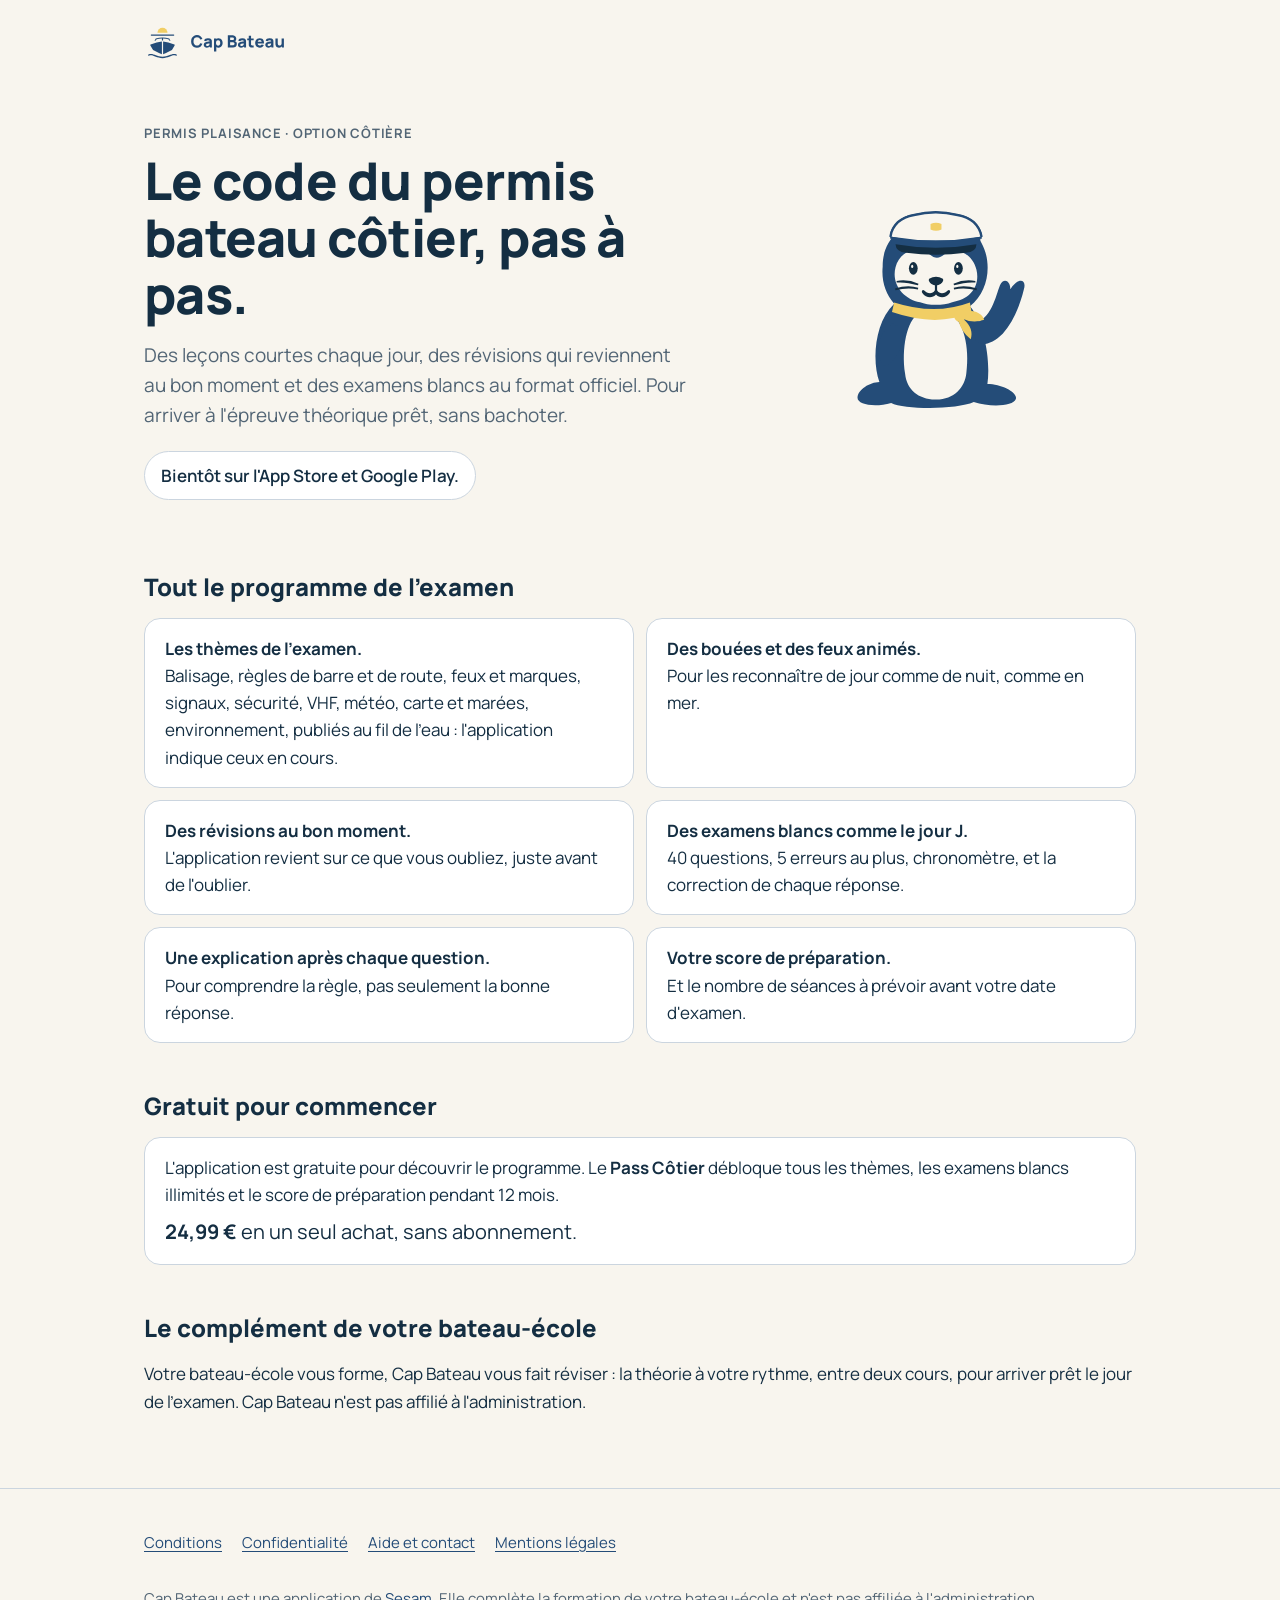
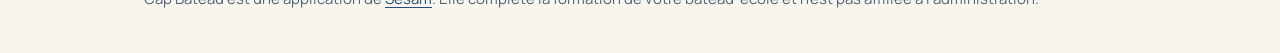
<file: index.html>
<!DOCTYPE html>
<html lang="fr">
<head>
  <meta name="sesam-release" content="8bdd0d73d88e6290434fba42bfa0335a603aed18">
  <meta charset="utf-8">
  <meta name="viewport" content="width=device-width, initial-scale=1">
  <title>Cap Bateau — Le code du permis bateau côtier</title>
  <meta name="description" content="Révisez le code du permis bateau option côtière à votre rythme : leçons courtes, révisions au bon moment et examens blancs au format officiel.">
  <link rel="canonical" href="https://capbateau.sesamlabs.fr/">
  <meta name="theme-color" media="(prefers-color-scheme: light)" content="#F8F5EE">
  <meta name="theme-color" media="(prefers-color-scheme: dark)" content="#102536">
  <meta property="og:type" content="website">
  <meta property="og:site_name" content="Cap Bateau">
  <meta property="og:locale" content="fr_FR">
  <meta property="og:title" content="Cap Bateau — Le code du permis bateau côtier, pas à pas">
  <meta property="og:description" content="Leçons courtes, révisions au bon moment et examens blancs au format officiel pour préparer l'épreuve théorique.">
  <meta property="og:url" content="https://capbateau.sesamlabs.fr/">
  <meta property="og:image" content="https://capbateau.sesamlabs.fr/assets/og.png">
  <meta property="og:image:width" content="1200">
  <meta property="og:image:height" content="630">
  <meta property="og:image:alt" content="Cap Bateau, le code du permis bateau côtier pas à pas.">
  <meta name="twitter:card" content="summary_large_image">
  <link rel="icon" href="/assets/favicon-32.png" type="image/png" sizes="32x32">
  <link rel="apple-touch-icon" href="/assets/apple-touch-icon.png">
  <link rel="preload" href="/fonts/Manrope-Variable.woff2" as="font" type="font/woff2" crossorigin>
  <link rel="stylesheet" href="/styles.css">
  <script type="application/ld+json">
  {
    "@context": "https://schema.org",
    "@type": "MobileApplication",
    "name": "Cap Bateau",
    "url": "https://capbateau.sesamlabs.fr/",
    "applicationCategory": "EducationalApplication",
    "operatingSystem": "iOS, Android",
    "inLanguage": "fr",
    "publisher": { "@type": "Organization", "name": "Sesam", "url": "https://sesamlabs.fr/" },
    "offers": { "@type": "Offer", "price": "24.99", "priceCurrency": "EUR" }
  }
  </script>
</head>
<body>
  <a class="skip-link" href="#main">Aller au contenu</a>
  <header class="site-header">
    <div class="wrap">
      <a class="brand" href="/" aria-label="Cap Bateau, accueil">
        <picture>
          <source srcset="/assets/wordmark-dark.svg" media="(prefers-color-scheme: dark)">
          <img src="/assets/wordmark.svg" alt="" width="156" height="40">
        </picture>
      </a>
    </div>
  </header>

  <main id="main">
    <section class="hero">
      <div class="wrap hero-grid">
        <div>
          <p class="eyebrow">Permis plaisance · option côtière</p>
          <h1>Le code du permis bateau côtier, pas à pas.</h1>
          <p class="lede">Des leçons courtes chaque jour, des révisions qui reviennent au bon moment et des examens blancs au format officiel. Pour arriver à l'épreuve théorique prêt, sans bachoter.</p>
          <p class="availability">Bientôt sur l'App Store et Google Play.</p>
        </div>
        <picture class="hero-art">
          <source srcset="/assets/mascot-welcome-dark.svg" media="(prefers-color-scheme: dark)">
          <img src="/assets/mascot-welcome.svg" alt="Cap, le phoque capitaine de l'application, vous souhaite la bienvenue." width="280" height="280">
        </picture>
      </div>
    </section>

    <section class="wrap section" aria-labelledby="contenu">
      <h2 id="contenu">Tout le programme de l'examen</h2>
      <ul class="features">
        <li><strong>Les thèmes de l'examen.</strong> Balisage, règles de barre et de route, feux et marques, signaux, sécurité, VHF, météo, carte et marées, environnement, publiés au fil de l'eau&nbsp;: l'application indique ceux en cours.</li>
        <li><strong>Des bouées et des feux animés.</strong> Pour les reconnaître de jour comme de nuit, comme en mer.</li>
        <li><strong>Des révisions au bon moment.</strong> L'application revient sur ce que vous oubliez, juste avant de l'oublier.</li>
        <li><strong>Des examens blancs comme le jour J.</strong> 40 questions, 5 erreurs au plus, chronomètre, et la correction de chaque réponse.</li>
        <li><strong>Une explication après chaque question.</strong> Pour comprendre la règle, pas seulement la bonne réponse.</li>
        <li><strong>Votre score de préparation.</strong> Et le nombre de séances à prévoir avant votre date d'examen.</li>
      </ul>
    </section>

    <section class="wrap section" aria-labelledby="tarif">
      <h2 id="tarif">Gratuit pour commencer</h2>
      <div class="card offer">
        <p>L'application est gratuite pour découvrir le programme. Le <strong>Pass Côtier</strong> débloque tous les thèmes, les examens blancs illimités et le score de préparation pendant 12 mois.</p>
        <p class="price"><strong>24,99 €</strong> en un seul achat, sans abonnement.</p>
      </div>
    </section>

    <section class="wrap section" aria-labelledby="bateau-ecole">
      <h2 id="bateau-ecole">Le complément de votre bateau-école</h2>
      <p>Votre bateau-école vous forme, Cap Bateau vous fait réviser : la théorie à votre rythme, entre deux cours, pour arriver prêt le jour de l'examen. Cap Bateau n'est pas affilié à l'administration.</p>
    </section>
  </main>

  <footer class="site-footer">
    <div class="wrap">
      <nav aria-label="Informations">
        <ul>
          <li><a href="/cgu/">Conditions</a></li>
          <li><a href="/confidentialite/">Confidentialité</a></li>
          <li><a href="/support/">Aide et contact</a></li>
          <li><a href="/support/#mentions-legales">Mentions légales</a></li>
        </ul>
      </nav>
      <p>Cap Bateau est une application de <a href="https://sesamlabs.fr/">Sesam</a>. Elle complète la formation de votre bateau-école et n'est pas affiliée à l'administration.</p>
    </div>
  </footer>
</body>
</html>
</file>
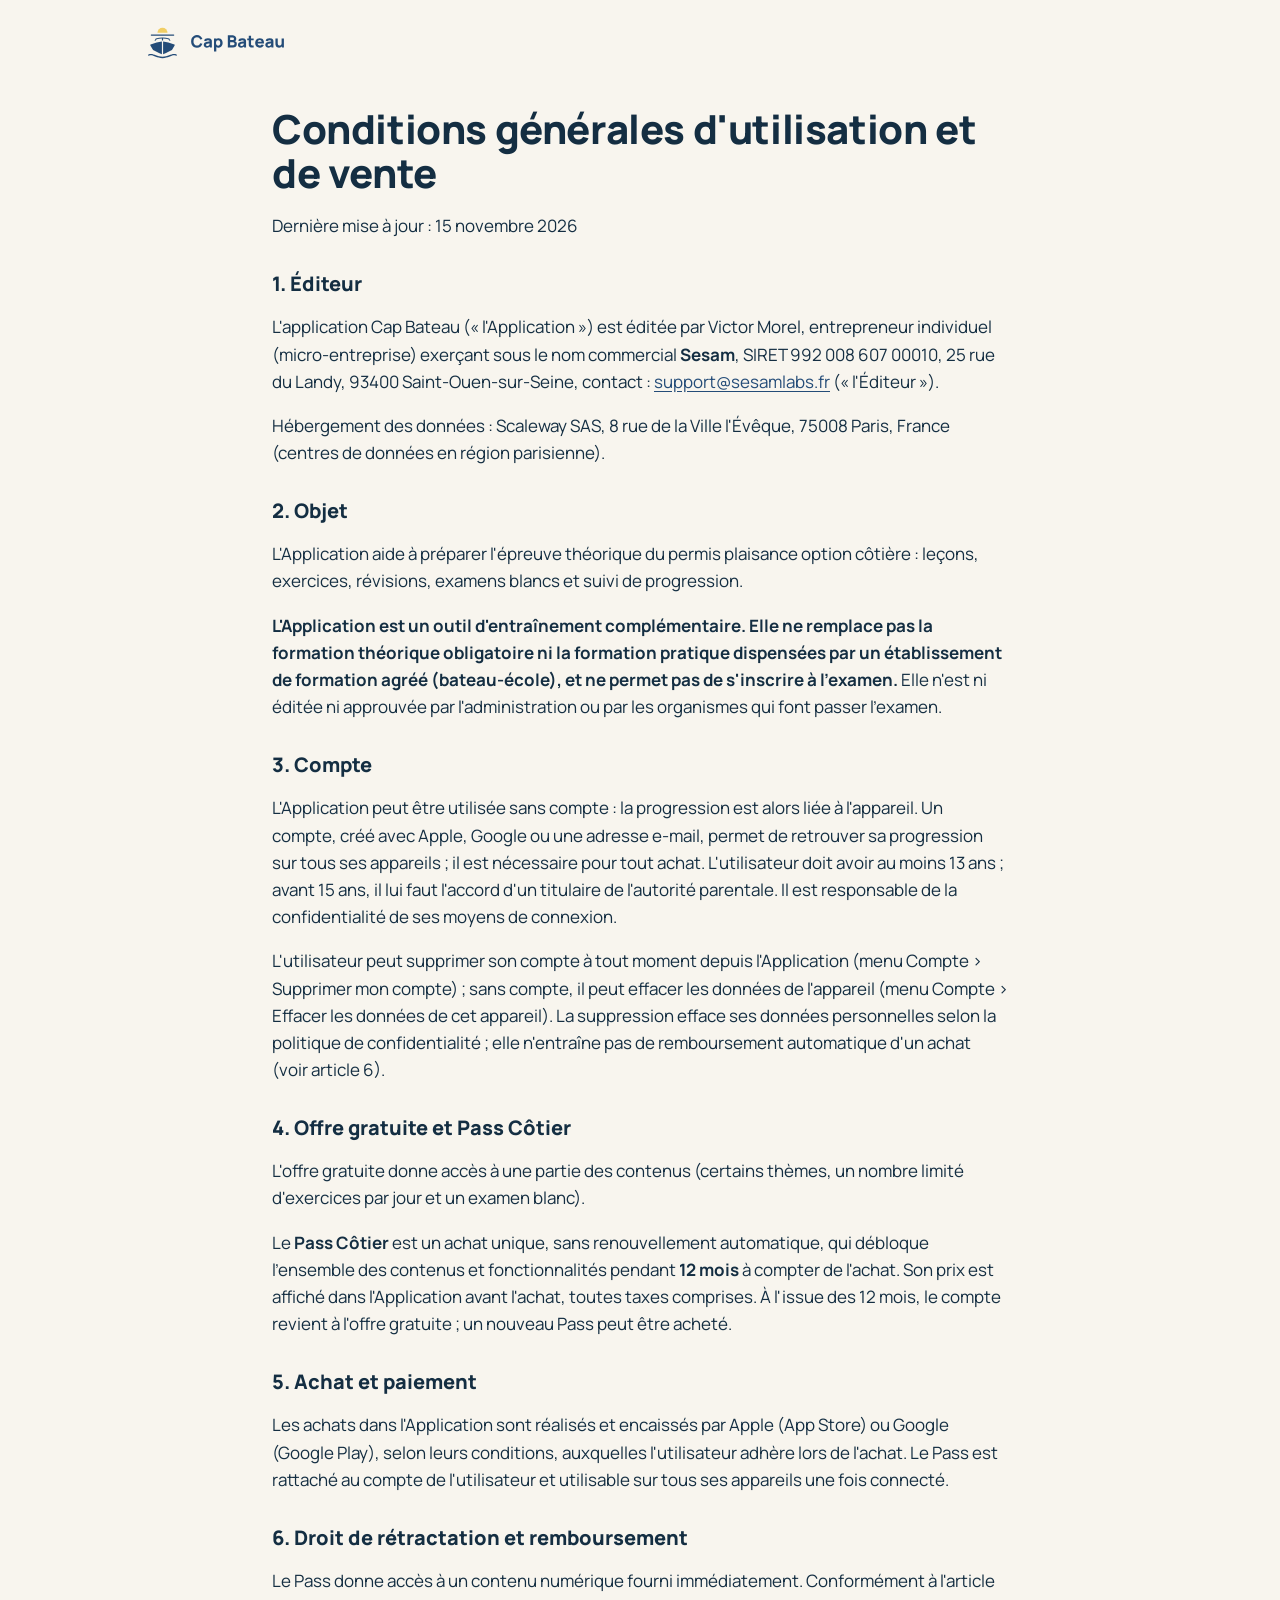
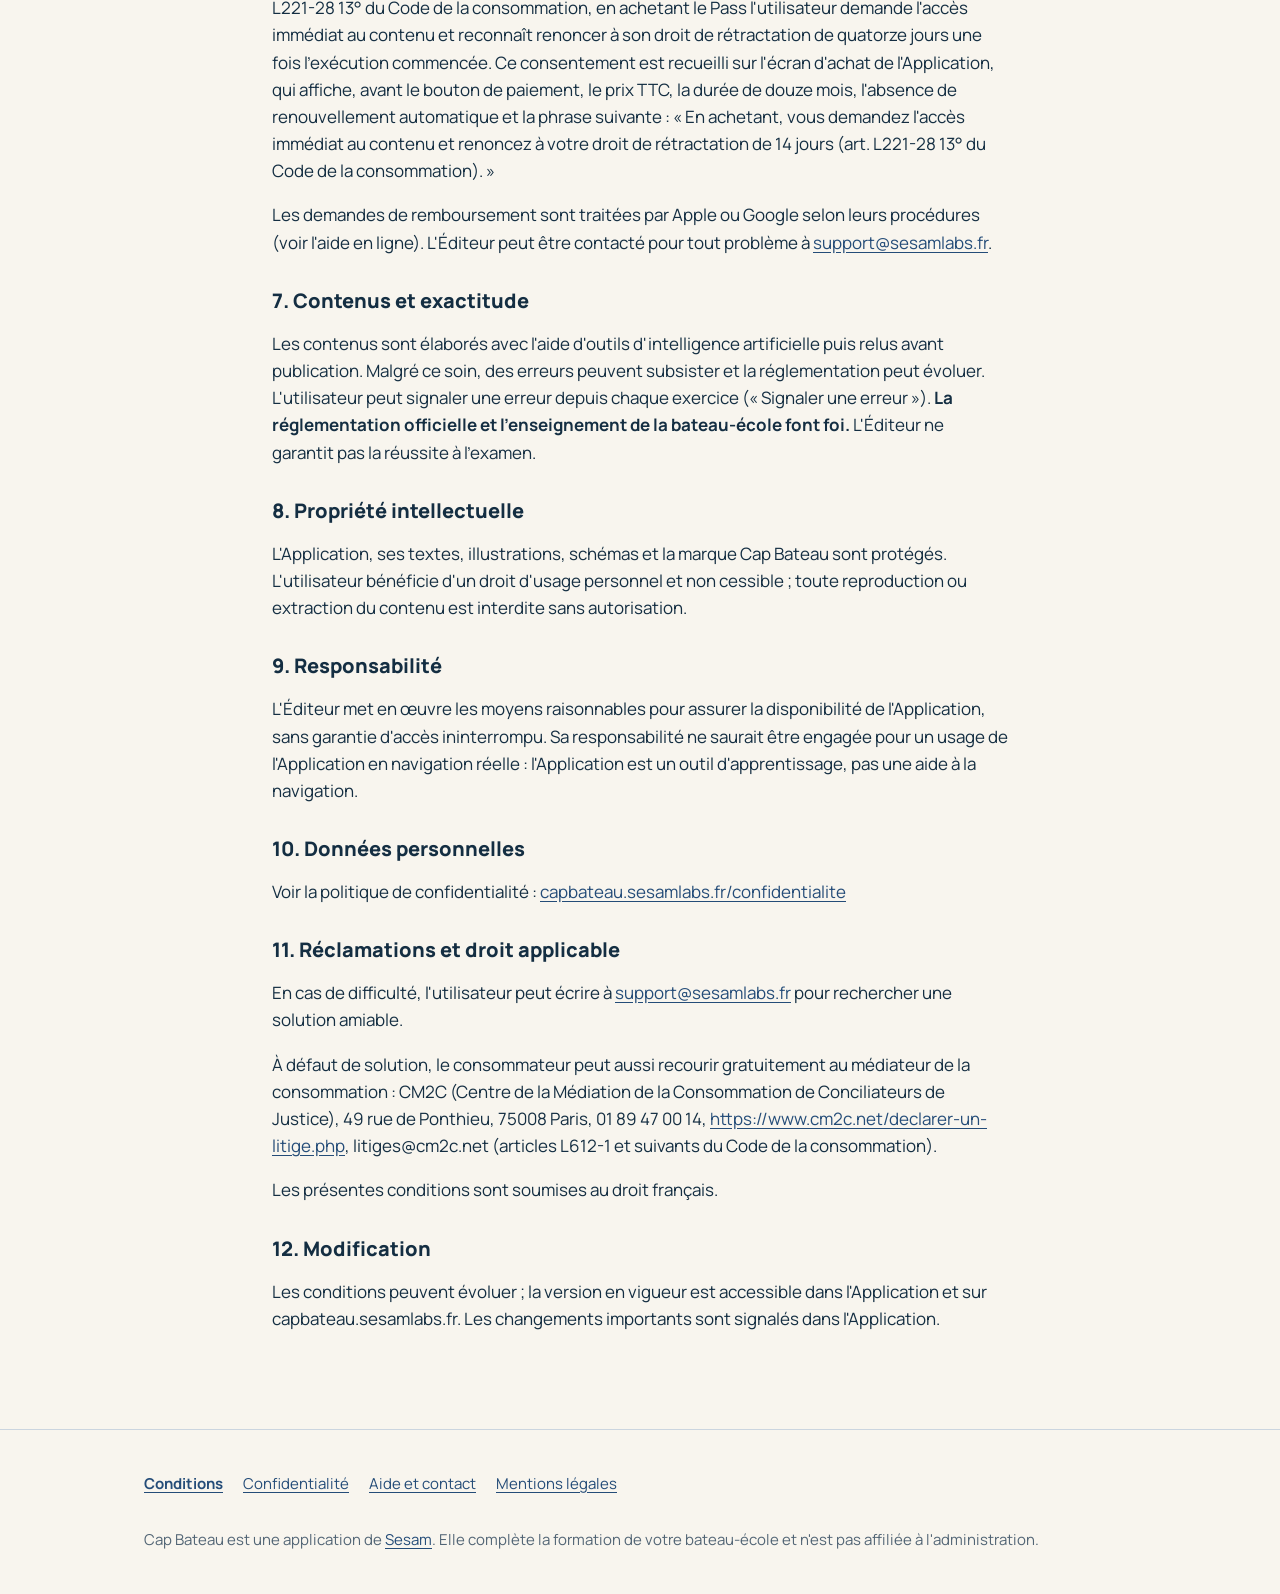
<file: cgu/index.html>
<!DOCTYPE html>
<!-- Generated by scripts/site/build.ts capbateau from docs/legal/templates/cgu.fr.md. Edit the template or sites/capbateau/site.json, not this file. -->
<html lang="fr">
<head>
  <meta charset="utf-8">
  <meta name="viewport" content="width=device-width, initial-scale=1">
  <title>Conditions générales d'utilisation et de vente — Cap Bateau</title>
  <meta name="description" content="Conditions générales d'utilisation et de vente de Cap Bateau.">
  <link rel="canonical" href="https://capbateau.sesamlabs.fr/cgu/">
  <meta property="og:type" content="website">
  <meta property="og:site_name" content="Cap Bateau">
  <meta property="og:locale" content="fr_FR">
  <meta property="og:title" content="Conditions générales d'utilisation et de vente — Cap Bateau">
  <meta property="og:description" content="Conditions générales d'utilisation et de vente de Cap Bateau.">
  <meta property="og:url" content="https://capbateau.sesamlabs.fr/cgu/">
  <meta property="og:image" content="https://capbateau.sesamlabs.fr/assets/og.png">
  <meta property="og:image:width" content="1200">
  <meta property="og:image:height" content="630">
  <meta property="og:image:alt" content="Conditions générales d'utilisation et de vente de Cap Bateau.">
  <meta name="twitter:card" content="summary_large_image">
  <meta name="theme-color" media="(prefers-color-scheme: light)" content="#F8F5EE">
  <meta name="theme-color" media="(prefers-color-scheme: dark)" content="#102536">
  <link rel="icon" href="/assets/favicon-32.png" type="image/png" sizes="32x32">
  <link rel="apple-touch-icon" href="/assets/apple-touch-icon.png">
  <link rel="stylesheet" href="/styles.css">
</head>
<body>
  <a class="skip-link" href="#main">Aller au contenu</a>
  <header class="site-header">
    <div class="wrap">
      <a class="brand" href="/" aria-label="Cap Bateau, accueil">
        <picture>
          <source srcset="/assets/wordmark-dark.svg" media="(prefers-color-scheme: dark)">
          <img src="/assets/wordmark.svg" alt="" width="156" height="40">
        </picture>
      </a>
    </div>
  </header>
  <main id="main" class="wrap legal">
    <h1>Conditions générales d'utilisation et de vente</h1>
    <p>Dernière mise à jour : 15 novembre 2026</p>
    <h2>1. Éditeur</h2>
    <p>L'application Cap Bateau (« l'Application ») est éditée par Victor Morel, entrepreneur individuel (micro-entreprise) exerçant sous le nom commercial <strong>Sesam</strong>, SIRET 992 008 607 00010, 25 rue du Landy, 93400 Saint-Ouen-sur-Seine, contact : <a href="mailto:support@sesamlabs.fr">support@sesamlabs.fr</a> (« l'Éditeur »).</p>
    <p>Hébergement des données : Scaleway SAS, 8 rue de la Ville l'Évêque, 75008 Paris, France (centres de données en région parisienne).</p>
    <h2>2. Objet</h2>
    <p>L'Application aide à préparer l'épreuve théorique du permis plaisance option côtière : leçons, exercices, révisions, examens blancs et suivi de progression.</p>
    <p><strong>L'Application est un outil d'entraînement complémentaire. Elle ne remplace pas la formation théorique obligatoire ni la formation pratique dispensées par un établissement de formation agréé (bateau-école), et ne permet pas de s'inscrire à l'examen.</strong> Elle n'est ni éditée ni approuvée par l'administration ou par les organismes qui font passer l'examen.</p>
    <h2>3. Compte</h2>
    <p>L'Application peut être utilisée sans compte : la progression est alors liée à l'appareil. Un compte, créé avec Apple, Google ou une adresse e-mail, permet de retrouver sa progression sur tous ses appareils ; il est nécessaire pour tout achat. L'utilisateur doit avoir au moins 13 ans ; avant 15 ans, il lui faut l'accord d'un titulaire de l'autorité parentale. Il est responsable de la confidentialité de ses moyens de connexion.</p>
    <p>L'utilisateur peut supprimer son compte à tout moment depuis l'Application (menu Compte › Supprimer mon compte) ; sans compte, il peut effacer les données de l'appareil (menu Compte › Effacer les données de cet appareil). La suppression efface ses données personnelles selon la politique de confidentialité ; elle n'entraîne pas de remboursement automatique d'un achat (voir article 6).</p>
    <h2>4. Offre gratuite et Pass Côtier</h2>
    <p>L'offre gratuite donne accès à une partie des contenus (certains thèmes, un nombre limité d'exercices par jour et un examen blanc).</p>
    <p>Le <strong>Pass Côtier</strong> est un achat unique, sans renouvellement automatique, qui débloque l'ensemble des contenus et fonctionnalités pendant <strong>12 mois</strong> à compter de l'achat. Son prix est affiché dans l'Application avant l'achat, toutes taxes comprises. À l'issue des 12 mois, le compte revient à l'offre gratuite ; un nouveau Pass peut être acheté.</p>
    <h2>5. Achat et paiement</h2>
    <p>Les achats dans l'Application sont réalisés et encaissés par Apple (App Store) ou Google (Google Play), selon leurs conditions, auxquelles l'utilisateur adhère lors de l'achat. Le Pass est rattaché au compte de l'utilisateur et utilisable sur tous ses appareils une fois connecté.</p>
    <h2>6. Droit de rétractation et remboursement</h2>
    <p>Le Pass donne accès à un contenu numérique fourni immédiatement. Conformément à l'article L221-28 13° du Code de la consommation, en achetant le Pass l'utilisateur demande l'accès immédiat au contenu et reconnaît renoncer à son droit de rétractation de quatorze jours une fois l'exécution commencée. Ce consentement est recueilli sur l'écran d'achat de l'Application, qui affiche, avant le bouton de paiement, le prix TTC, la durée de douze mois, l'absence de renouvellement automatique et la phrase suivante : « En achetant, vous demandez l'accès immédiat au contenu et renoncez à votre droit de rétractation de 14 jours (art. L221-28 13° du Code de la consommation). »</p>
    <p>Les demandes de remboursement sont traitées par Apple ou Google selon leurs procédures (voir l'aide en ligne). L'Éditeur peut être contacté pour tout problème à <a href="mailto:support@sesamlabs.fr">support@sesamlabs.fr</a>.</p>
    <h2>7. Contenus et exactitude</h2>
    <p>Les contenus sont élaborés avec l'aide d'outils d'intelligence artificielle puis relus avant publication. Malgré ce soin, des erreurs peuvent subsister et la réglementation peut évoluer. L'utilisateur peut signaler une erreur depuis chaque exercice (« Signaler une erreur »). <strong>La réglementation officielle et l'enseignement de la bateau-école font foi.</strong> L'Éditeur ne garantit pas la réussite à l'examen.</p>
    <h2>8. Propriété intellectuelle</h2>
    <p>L'Application, ses textes, illustrations, schémas et la marque Cap Bateau sont protégés. L'utilisateur bénéficie d'un droit d'usage personnel et non cessible ; toute reproduction ou extraction du contenu est interdite sans autorisation.</p>
    <h2>9. Responsabilité</h2>
    <p>L'Éditeur met en œuvre les moyens raisonnables pour assurer la disponibilité de l'Application, sans garantie d'accès ininterrompu. Sa responsabilité ne saurait être engagée pour un usage de l'Application en navigation réelle : l'Application est un outil d'apprentissage, pas une aide à la navigation.</p>
    <h2>10. Données personnelles</h2>
    <p>Voir la politique de confidentialité : <a href="/confidentialite/">capbateau.sesamlabs.fr/confidentialite</a></p>
    <h2>11. Réclamations et droit applicable</h2>
    <p>En cas de difficulté, l'utilisateur peut écrire à <a href="mailto:support@sesamlabs.fr">support@sesamlabs.fr</a> pour rechercher une solution amiable.</p>
    <p>À défaut de solution, le consommateur peut aussi recourir gratuitement au médiateur de la consommation : CM2C (Centre de la Médiation de la Consommation de Conciliateurs de Justice), 49 rue de Ponthieu, 75008 Paris, 01 89 47 00 14, <a href="https://www.cm2c.net/declarer-un-litige.php">https://www.cm2c.net/declarer-un-litige.php</a>, litiges@cm2c.net (articles L612-1 et suivants du Code de la consommation).</p>
    <p>Les présentes conditions sont soumises au droit français.</p>
    <h2>12. Modification</h2>
    <p>Les conditions peuvent évoluer ; la version en vigueur est accessible dans l'Application et sur capbateau.sesamlabs.fr. Les changements importants sont signalés dans l'Application.</p>
  </main>
  <footer class="site-footer">
    <div class="wrap">
      <nav aria-label="Informations">
        <ul>
          <li><a href="/cgu/" aria-current="page">Conditions</a></li>
          <li><a href="/confidentialite/">Confidentialité</a></li>
          <li><a href="/support/">Aide et contact</a></li>
          <li><a href="/support/#mentions-legales">Mentions légales</a></li>
        </ul>
      </nav>
      <p>Cap Bateau est une application de <a href="https://sesamlabs.fr/">Sesam</a>. Elle complète la formation de votre bateau-école et n'est pas affiliée à l'administration.</p>
    </div>
  </footer>
</body>
</html>
</file>
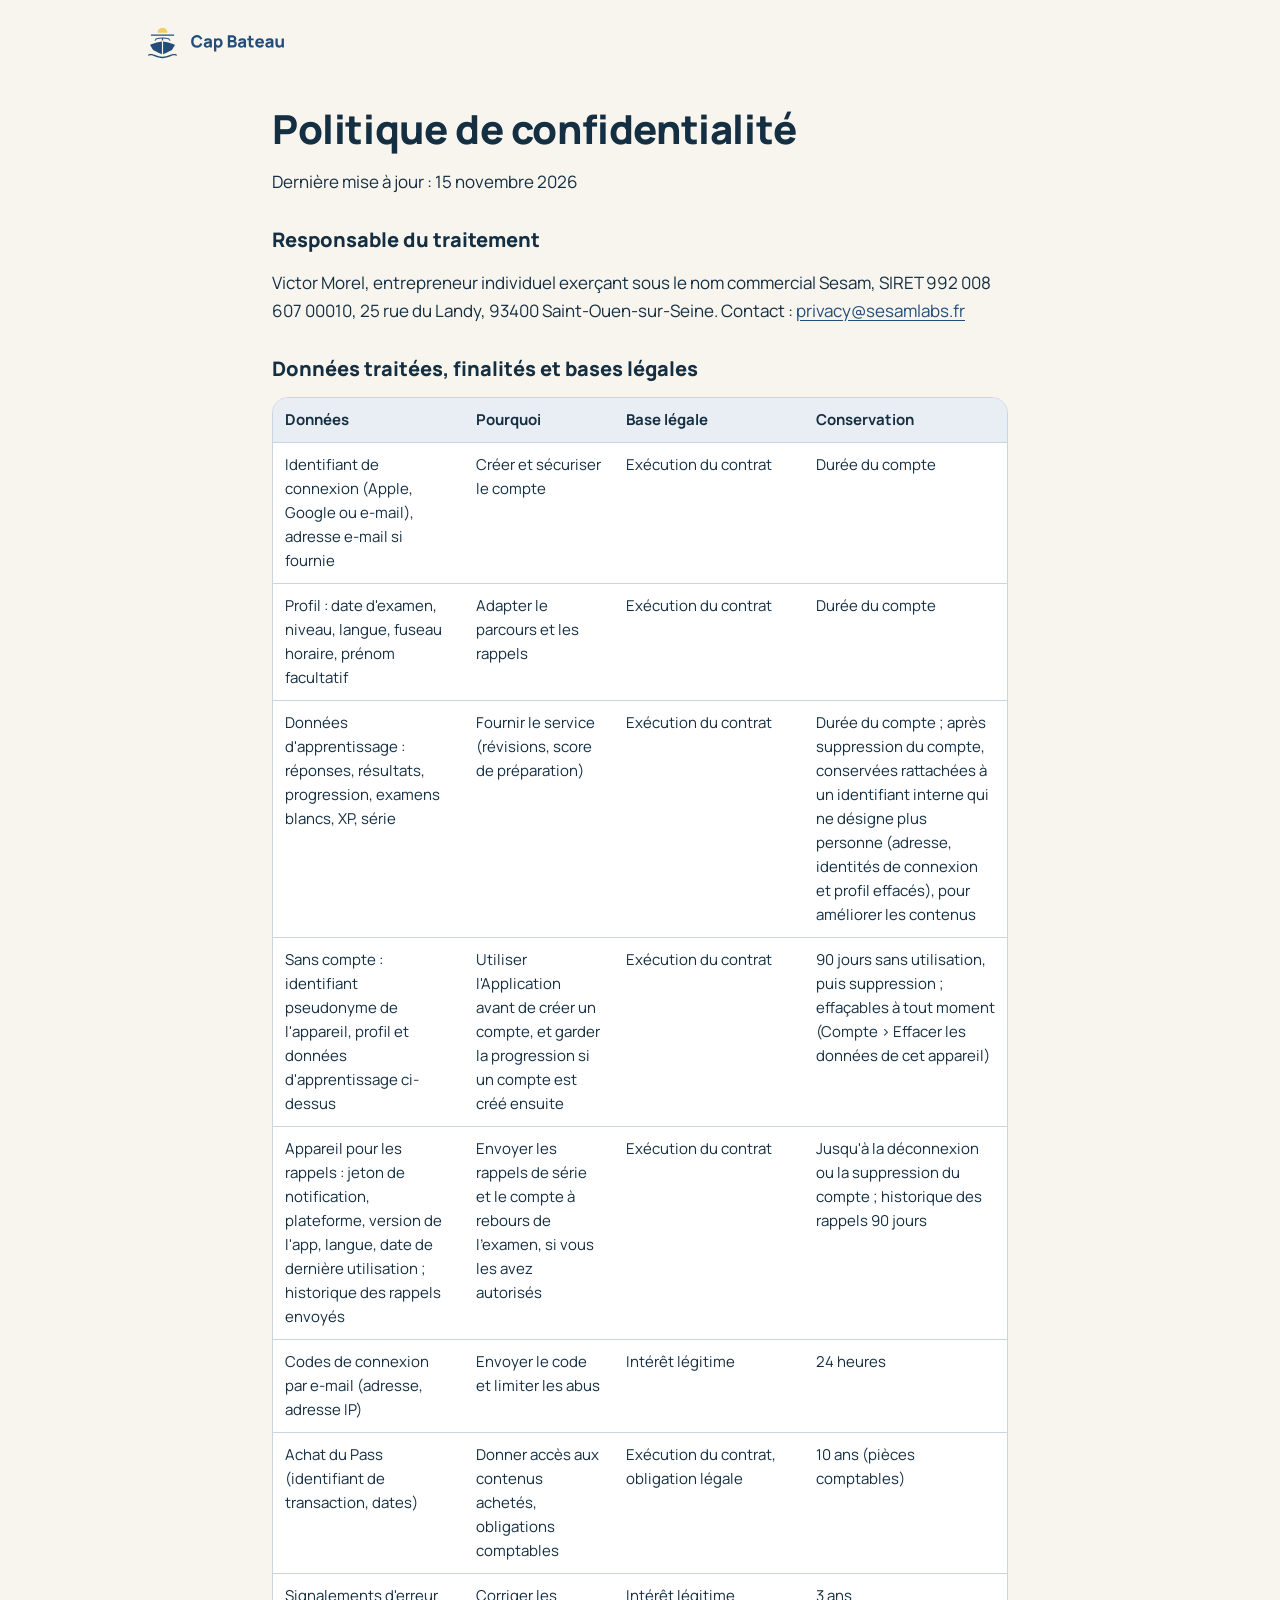
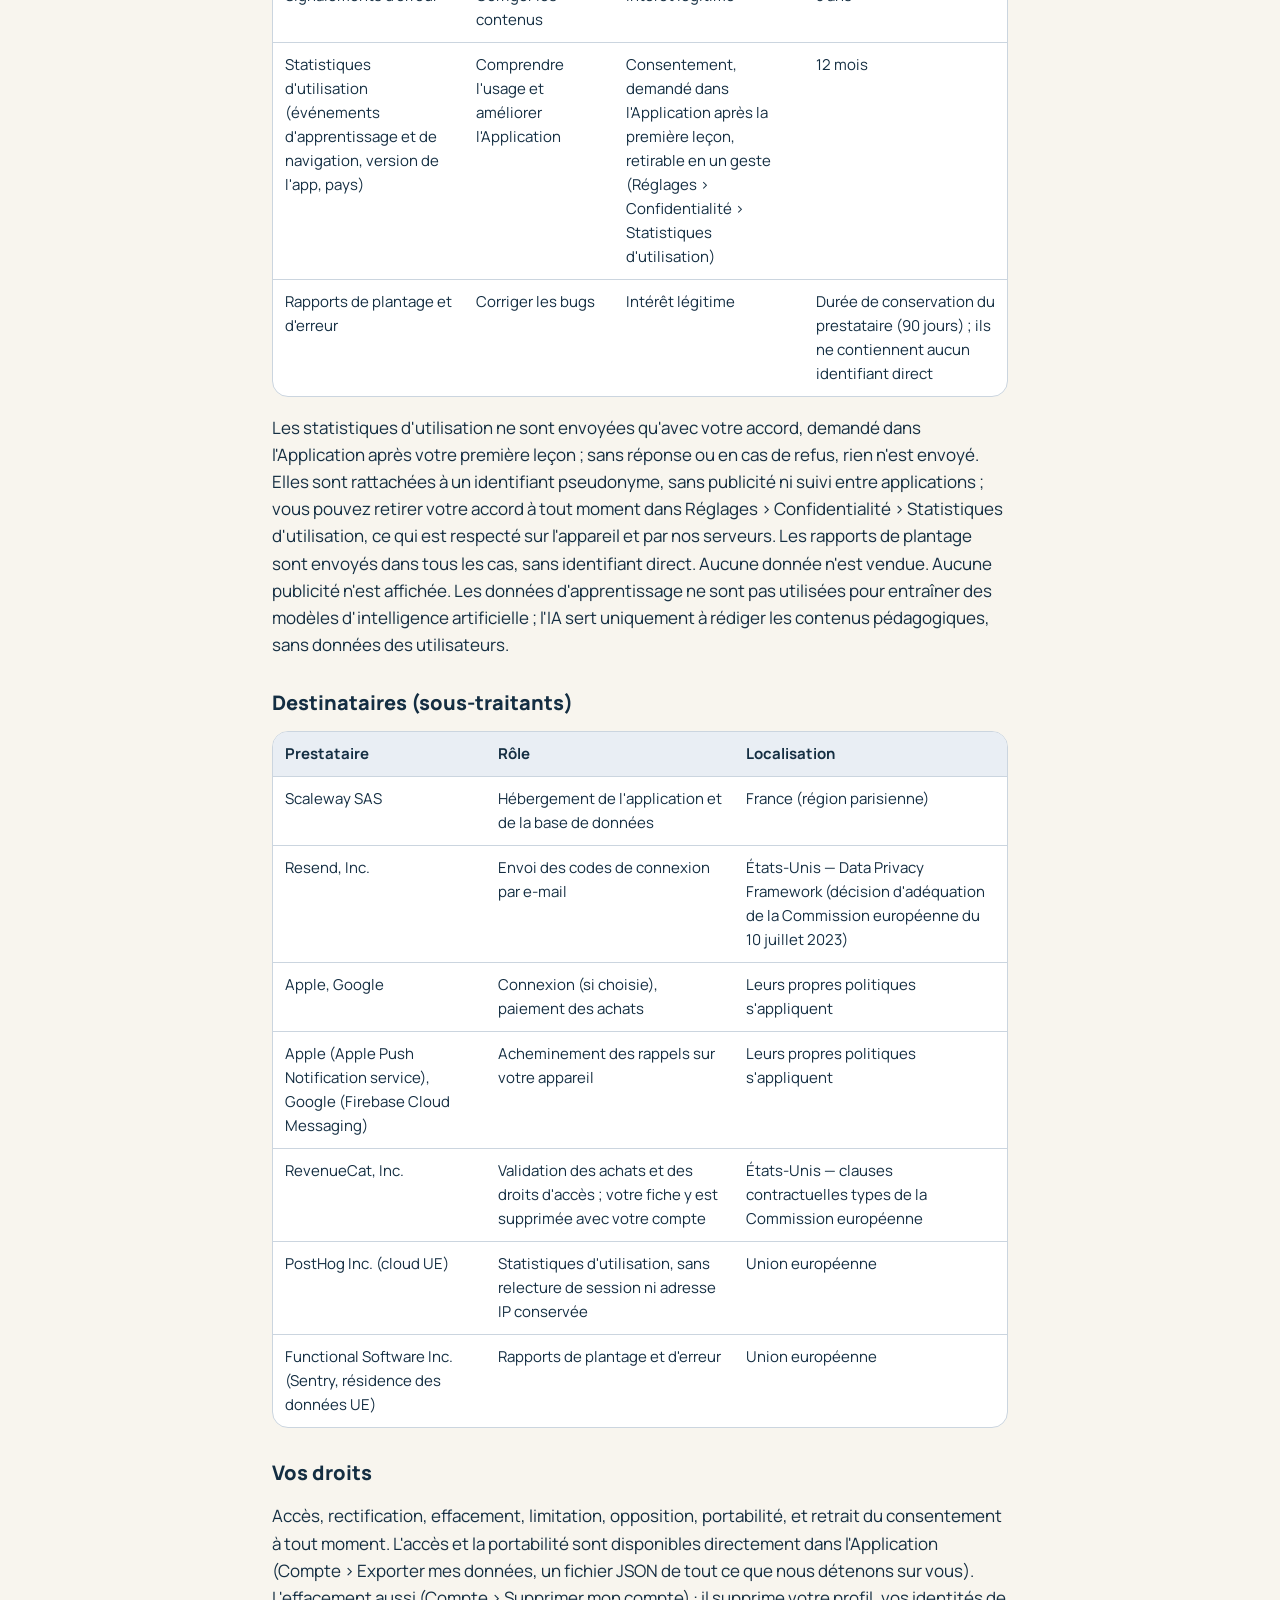
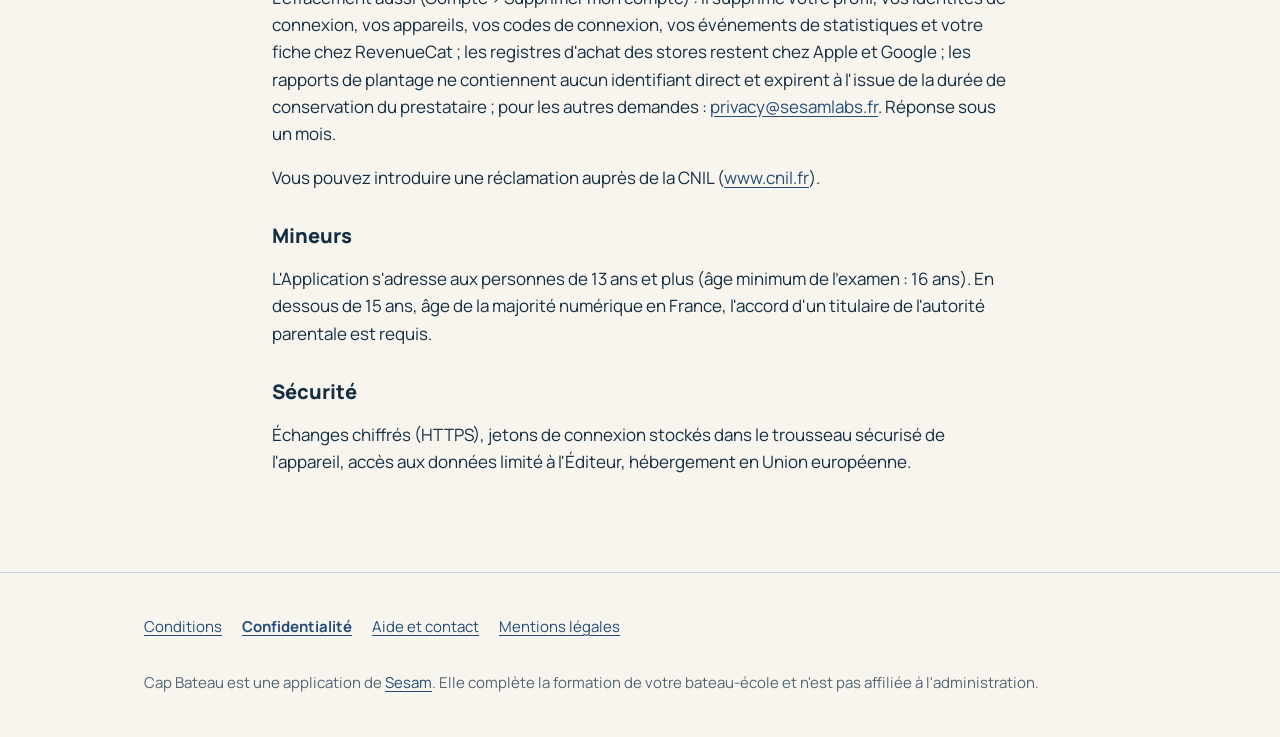
<file: confidentialite/index.html>
<!DOCTYPE html>
<!-- Generated by scripts/site/build.ts capbateau from docs/legal/templates/confidentialite.fr.md. Edit the template or sites/capbateau/site.json, not this file. -->
<html lang="fr">
<head>
  <meta charset="utf-8">
  <meta name="viewport" content="width=device-width, initial-scale=1">
  <title>Politique de confidentialité — Cap Bateau</title>
  <meta name="description" content="Politique de confidentialité de Cap Bateau.">
  <link rel="canonical" href="https://capbateau.sesamlabs.fr/confidentialite/">
  <meta property="og:type" content="website">
  <meta property="og:site_name" content="Cap Bateau">
  <meta property="og:locale" content="fr_FR">
  <meta property="og:title" content="Politique de confidentialité — Cap Bateau">
  <meta property="og:description" content="Politique de confidentialité de Cap Bateau.">
  <meta property="og:url" content="https://capbateau.sesamlabs.fr/confidentialite/">
  <meta property="og:image" content="https://capbateau.sesamlabs.fr/assets/og.png">
  <meta property="og:image:width" content="1200">
  <meta property="og:image:height" content="630">
  <meta property="og:image:alt" content="Politique de confidentialité de Cap Bateau.">
  <meta name="twitter:card" content="summary_large_image">
  <meta name="theme-color" media="(prefers-color-scheme: light)" content="#F8F5EE">
  <meta name="theme-color" media="(prefers-color-scheme: dark)" content="#102536">
  <link rel="icon" href="/assets/favicon-32.png" type="image/png" sizes="32x32">
  <link rel="apple-touch-icon" href="/assets/apple-touch-icon.png">
  <link rel="stylesheet" href="/styles.css">
</head>
<body>
  <a class="skip-link" href="#main">Aller au contenu</a>
  <header class="site-header">
    <div class="wrap">
      <a class="brand" href="/" aria-label="Cap Bateau, accueil">
        <picture>
          <source srcset="/assets/wordmark-dark.svg" media="(prefers-color-scheme: dark)">
          <img src="/assets/wordmark.svg" alt="" width="156" height="40">
        </picture>
      </a>
    </div>
  </header>
  <main id="main" class="wrap legal">
    <h1>Politique de confidentialité</h1>
    <p>Dernière mise à jour : 15 novembre 2026</p>
    <h2>Responsable du traitement</h2>
    <p>Victor Morel, entrepreneur individuel exerçant sous le nom commercial Sesam, SIRET 992 008 607 00010, 25 rue du Landy, 93400 Saint-Ouen-sur-Seine. Contact : <a href="mailto:privacy@sesamlabs.fr">privacy@sesamlabs.fr</a></p>
    <h2>Données traitées, finalités et bases légales</h2>
    <div class="table-wrap"><table>
    <thead><tr><th scope="col">Données</th><th scope="col">Pourquoi</th><th scope="col">Base légale</th><th scope="col">Conservation</th></tr></thead>
    <tbody><tr><td>Identifiant de connexion (Apple, Google ou e-mail), adresse e-mail si fournie</td><td>Créer et sécuriser le compte</td><td>Exécution du contrat</td><td>Durée du compte</td></tr><tr><td>Profil : date d'examen, niveau, langue, fuseau horaire, prénom facultatif</td><td>Adapter le parcours et les rappels</td><td>Exécution du contrat</td><td>Durée du compte</td></tr><tr><td>Données d'apprentissage : réponses, résultats, progression, examens blancs, XP, série</td><td>Fournir le service (révisions, score de préparation)</td><td>Exécution du contrat</td><td>Durée du compte ; après suppression du compte, conservées rattachées à un identifiant interne qui ne désigne plus personne (adresse, identités de connexion et profil effacés), pour améliorer les contenus</td></tr><tr><td>Sans compte : identifiant pseudonyme de l'appareil, profil et données d'apprentissage ci-dessus</td><td>Utiliser l'Application avant de créer un compte, et garder la progression si un compte est créé ensuite</td><td>Exécution du contrat</td><td>90 jours sans utilisation, puis suppression ; effaçables à tout moment (Compte › Effacer les données de cet appareil)</td></tr><tr><td>Appareil pour les rappels : jeton de notification, plateforme, version de l'app, langue, date de dernière utilisation ; historique des rappels envoyés</td><td>Envoyer les rappels de série et le compte à rebours de l'examen, si vous les avez autorisés</td><td>Exécution du contrat</td><td>Jusqu'à la déconnexion ou la suppression du compte ; historique des rappels 90 jours</td></tr><tr><td>Codes de connexion par e-mail (adresse, adresse IP)</td><td>Envoyer le code et limiter les abus</td><td>Intérêt légitime</td><td>24 heures</td></tr><tr><td>Achat du Pass (identifiant de transaction, dates)</td><td>Donner accès aux contenus achetés, obligations comptables</td><td>Exécution du contrat, obligation légale</td><td>10 ans (pièces comptables)</td></tr><tr><td>Signalements d'erreur</td><td>Corriger les contenus</td><td>Intérêt légitime</td><td>3 ans</td></tr><tr><td>Statistiques d'utilisation (événements d'apprentissage et de navigation, version de l'app, pays)</td><td>Comprendre l'usage et améliorer l'Application</td><td>Consentement, demandé dans l'Application après la première leçon, retirable en un geste (Réglages › Confidentialité › Statistiques d'utilisation)</td><td>12 mois</td></tr><tr><td>Rapports de plantage et d'erreur</td><td>Corriger les bugs</td><td>Intérêt légitime</td><td>Durée de conservation du prestataire (90 jours) ; ils ne contiennent aucun identifiant direct</td></tr></tbody>
    </table></div>
    <p>Les statistiques d'utilisation ne sont envoyées qu'avec votre accord, demandé dans l'Application après votre première leçon ; sans réponse ou en cas de refus, rien n'est envoyé. Elles sont rattachées à un identifiant pseudonyme, sans publicité ni suivi entre applications ; vous pouvez retirer votre accord à tout moment dans Réglages › Confidentialité › Statistiques d'utilisation, ce qui est respecté sur l'appareil et par nos serveurs. Les rapports de plantage sont envoyés dans tous les cas, sans identifiant direct. Aucune donnée n'est vendue. Aucune publicité n'est affichée. Les données d'apprentissage ne sont pas utilisées pour entraîner des modèles d'intelligence artificielle ; l'IA sert uniquement à rédiger les contenus pédagogiques, sans données des utilisateurs.</p>
    <h2>Destinataires (sous-traitants)</h2>
    <div class="table-wrap"><table>
    <thead><tr><th scope="col">Prestataire</th><th scope="col">Rôle</th><th scope="col">Localisation</th></tr></thead>
    <tbody><tr><td>Scaleway SAS</td><td>Hébergement de l'application et de la base de données</td><td>France (région parisienne)</td></tr><tr><td>Resend, Inc.</td><td>Envoi des codes de connexion par e-mail</td><td>États-Unis — Data Privacy Framework (décision d'adéquation de la Commission européenne du 10 juillet 2023)</td></tr><tr><td>Apple, Google</td><td>Connexion (si choisie), paiement des achats</td><td>Leurs propres politiques s'appliquent</td></tr><tr><td>Apple (Apple Push Notification service), Google (Firebase Cloud Messaging)</td><td>Acheminement des rappels sur votre appareil</td><td>Leurs propres politiques s'appliquent</td></tr><tr><td>RevenueCat, Inc.</td><td>Validation des achats et des droits d'accès ; votre fiche y est supprimée avec votre compte</td><td>États-Unis — clauses contractuelles types de la Commission européenne</td></tr><tr><td>PostHog Inc. (cloud UE)</td><td>Statistiques d'utilisation, sans relecture de session ni adresse IP conservée</td><td>Union européenne</td></tr><tr><td>Functional Software Inc. (Sentry, résidence des données UE)</td><td>Rapports de plantage et d'erreur</td><td>Union européenne</td></tr></tbody>
    </table></div>
    <h2>Vos droits</h2>
    <p>Accès, rectification, effacement, limitation, opposition, portabilité, et retrait du consentement à tout moment. L'accès et la portabilité sont disponibles directement dans l'Application (Compte › Exporter mes données, un fichier JSON de tout ce que nous détenons sur vous). L'effacement aussi (Compte › Supprimer mon compte) : il supprime votre profil, vos identités de connexion, vos appareils, vos codes de connexion, vos événements de statistiques et votre fiche chez RevenueCat ; les registres d'achat des stores restent chez Apple et Google ; les rapports de plantage ne contiennent aucun identifiant direct et expirent à l'issue de la durée de conservation du prestataire ; pour les autres demandes : <a href="mailto:privacy@sesamlabs.fr">privacy@sesamlabs.fr</a>. Réponse sous un mois.</p>
    <p>Vous pouvez introduire une réclamation auprès de la CNIL (<a href="https://www.cnil.fr">www.cnil.fr</a>).</p>
    <h2>Mineurs</h2>
    <p>L'Application s'adresse aux personnes de 13 ans et plus (âge minimum de l'examen : 16 ans). En dessous de 15 ans, âge de la majorité numérique en France, l'accord d'un titulaire de l'autorité parentale est requis.</p>
    <h2>Sécurité</h2>
    <p>Échanges chiffrés (HTTPS), jetons de connexion stockés dans le trousseau sécurisé de l'appareil, accès aux données limité à l'Éditeur, hébergement en Union européenne.</p>
  </main>
  <footer class="site-footer">
    <div class="wrap">
      <nav aria-label="Informations">
        <ul>
          <li><a href="/cgu/">Conditions</a></li>
          <li><a href="/confidentialite/" aria-current="page">Confidentialité</a></li>
          <li><a href="/support/">Aide et contact</a></li>
          <li><a href="/support/#mentions-legales">Mentions légales</a></li>
        </ul>
      </nav>
      <p>Cap Bateau est une application de <a href="https://sesamlabs.fr/">Sesam</a>. Elle complète la formation de votre bateau-école et n'est pas affiliée à l'administration.</p>
    </div>
  </footer>
</body>
</html>
</file>
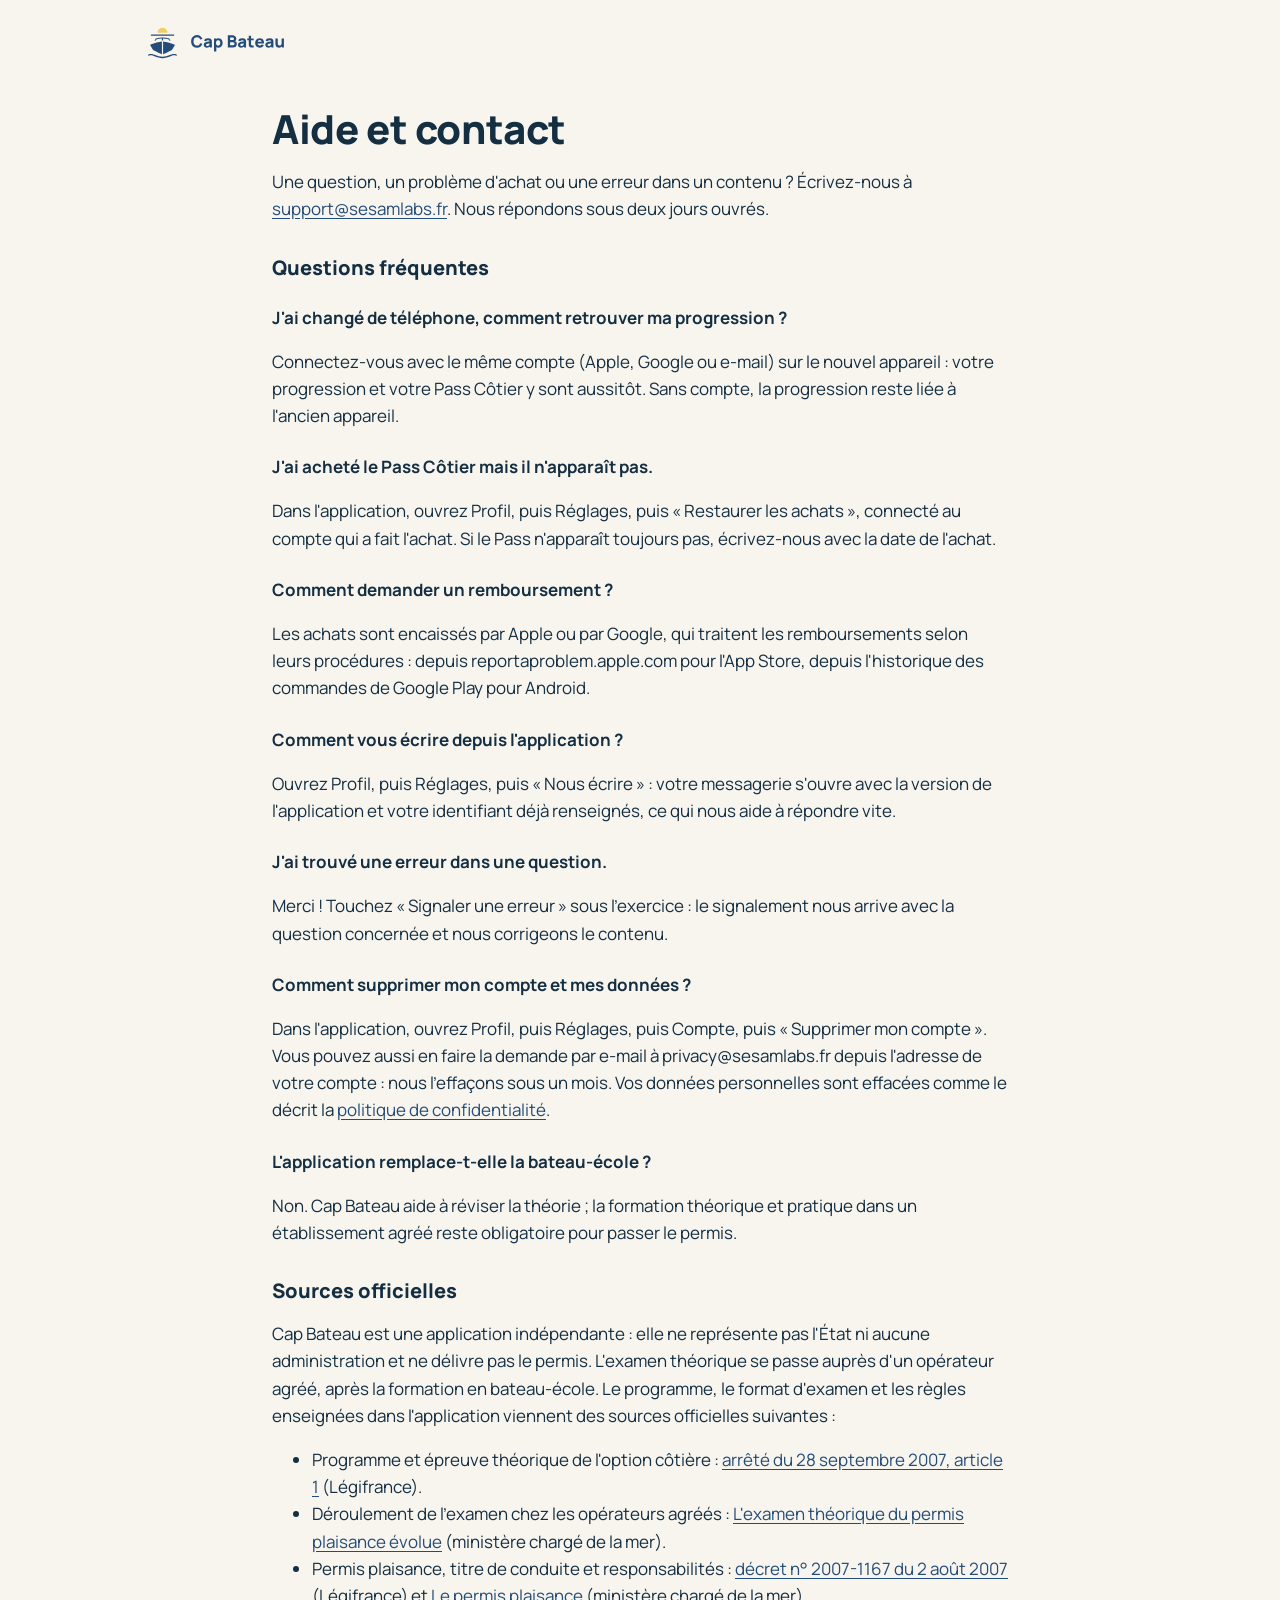
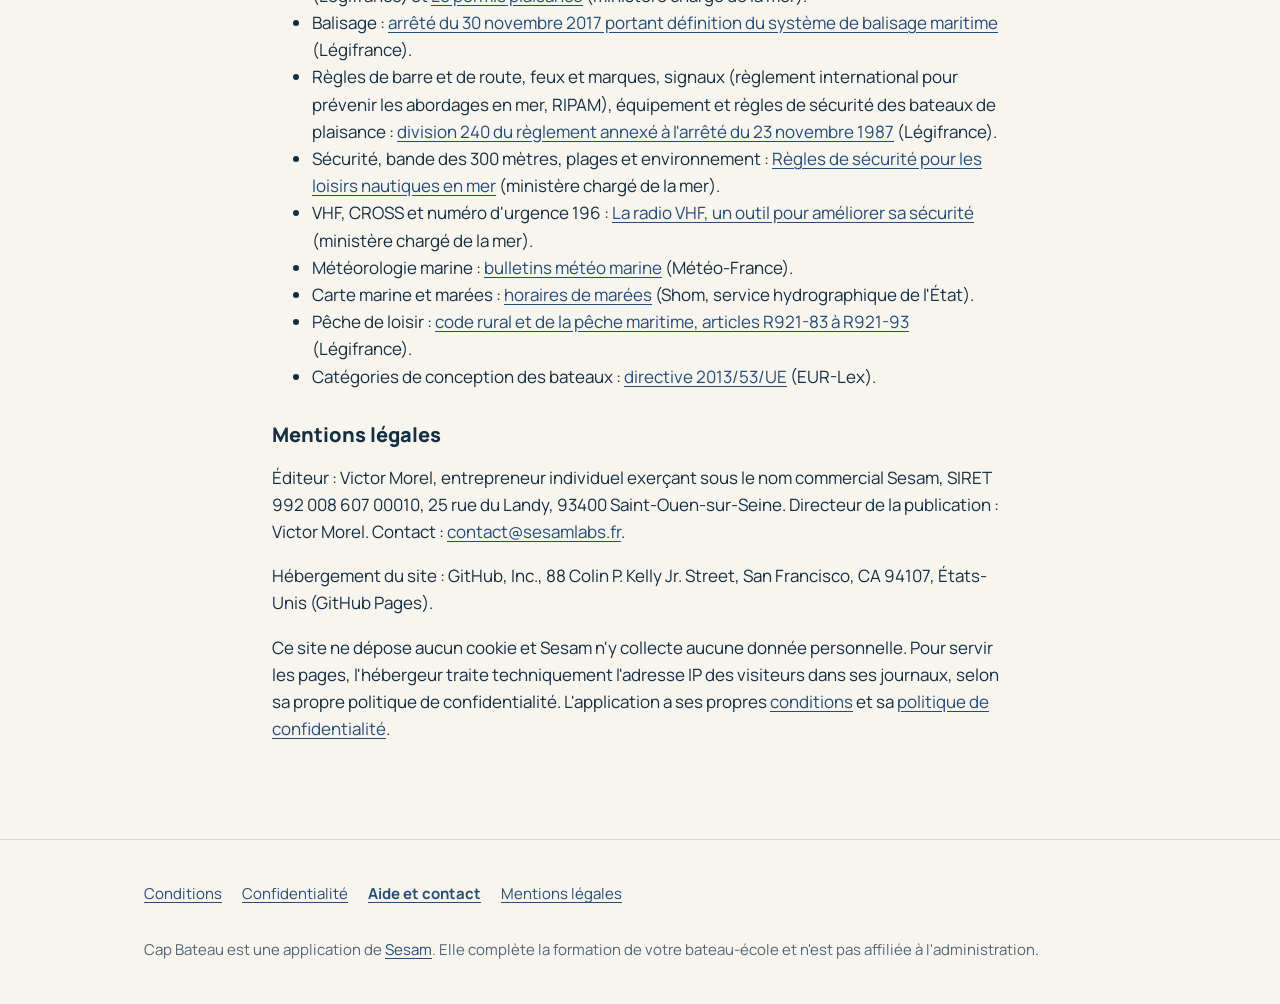
<file: support/index.html>
<!DOCTYPE html>
<html lang="fr">
<head>
  <meta charset="utf-8">
  <meta name="viewport" content="width=device-width, initial-scale=1">
  <title>Aide et contact — Cap Bateau</title>
  <meta name="description" content="Questions fréquentes, contact et mentions légales de Cap Bateau.">
  <link rel="canonical" href="https://capbateau.sesamlabs.fr/support/">
  <meta name="theme-color" media="(prefers-color-scheme: light)" content="#F8F5EE">
  <meta name="theme-color" media="(prefers-color-scheme: dark)" content="#102536">
  <link rel="icon" href="/assets/favicon-32.png" type="image/png" sizes="32x32">
  <link rel="apple-touch-icon" href="/assets/apple-touch-icon.png">
  <meta property="og:type" content="website">
  <meta property="og:site_name" content="Cap Bateau">
  <meta property="og:locale" content="fr_FR">
  <meta property="og:title" content="Aide et contact — Cap Bateau">
  <meta property="og:description" content="Questions fréquentes, contact et mentions légales de Cap Bateau.">
  <meta property="og:url" content="https://capbateau.sesamlabs.fr/support/">
  <meta property="og:image" content="https://capbateau.sesamlabs.fr/assets/og.png">
  <meta property="og:image:width" content="1200">
  <meta property="og:image:height" content="630">
  <meta property="og:image:alt" content="Cap Bateau, le code du permis bateau côtier pas à pas.">
  <meta name="twitter:card" content="summary_large_image">
  <link rel="stylesheet" href="/styles.css">
</head>
<body>
  <a class="skip-link" href="#main">Aller au contenu</a>
  <header class="site-header">
    <div class="wrap">
      <a class="brand" href="/" aria-label="Cap Bateau, accueil">
        <picture>
          <source srcset="/assets/wordmark-dark.svg" media="(prefers-color-scheme: dark)">
          <img src="/assets/wordmark.svg" alt="" width="156" height="40">
        </picture>
      </a>
    </div>
  </header>

  <main id="main" class="wrap legal">
    <h1>Aide et contact</h1>
    <p>Une question, un problème d'achat ou une erreur dans un contenu&nbsp;? Écrivez-nous à <a href="mailto:support@sesamlabs.fr">support@sesamlabs.fr</a>. Nous répondons sous deux jours ouvrés.</p>

    <h2>Questions fréquentes</h2>
    <h3>J'ai changé de téléphone, comment retrouver ma progression&nbsp;?</h3>
    <p>Connectez-vous avec le même compte (Apple, Google ou e-mail) sur le nouvel appareil&nbsp;: votre progression et votre Pass Côtier y sont aussitôt. Sans compte, la progression reste liée à l'ancien appareil.</p>
    <h3>J'ai acheté le Pass Côtier mais il n'apparaît pas.</h3>
    <p>Dans l'application, ouvrez Profil, puis Réglages, puis «&nbsp;Restaurer les achats&nbsp;», connecté au compte qui a fait l'achat. Si le Pass n'apparaît toujours pas, écrivez-nous avec la date de l'achat.</p>
    <h3>Comment demander un remboursement&nbsp;?</h3>
    <p>Les achats sont encaissés par Apple ou par Google, qui traitent les remboursements selon leurs procédures&nbsp;: depuis reportaproblem.apple.com pour l'App Store, depuis l'historique des commandes de Google Play pour Android.</p>
    <h3>Comment vous écrire depuis l'application&nbsp;?</h3>
    <p>Ouvrez Profil, puis Réglages, puis «&nbsp;Nous écrire&nbsp;»&nbsp;: votre messagerie s'ouvre avec la version de l'application et votre identifiant déjà renseignés, ce qui nous aide à répondre vite.</p>
    <h3>J'ai trouvé une erreur dans une question.</h3>
    <p>Merci&nbsp;! Touchez «&nbsp;Signaler une erreur&nbsp;» sous l'exercice&nbsp;: le signalement nous arrive avec la question concernée et nous corrigeons le contenu.</p>
    <h3 id="suppression">Comment supprimer mon compte et mes données&nbsp;?</h3>
    <p>Dans l'application, ouvrez Profil, puis Réglages, puis Compte, puis «&nbsp;Supprimer mon compte&nbsp;». Vous pouvez aussi en faire la demande par e-mail à privacy@sesamlabs.fr depuis l'adresse de votre compte&nbsp;: nous l'effaçons sous un mois. Vos données personnelles sont effacées comme le décrit la <a href="/confidentialite/">politique de confidentialité</a>.</p>
    <h3>L'application remplace-t-elle la bateau-école&nbsp;?</h3>
    <p>Non. Cap Bateau aide à réviser la théorie&nbsp;; la formation théorique et pratique dans un établissement agréé reste obligatoire pour passer le permis.</p>

    <h2 id="sources">Sources officielles</h2>
    <p>Cap Bateau est une application indépendante&nbsp;: elle ne représente pas l'État ni aucune administration et ne délivre pas le permis. L'examen théorique se passe auprès d'un opérateur agréé, après la formation en bateau-école. Le programme, le format d'examen et les règles enseignées dans l'application viennent des sources officielles suivantes&nbsp;:</p>
    <ul>
      <li>Programme et épreuve théorique de l'option côtière&nbsp;: <a href="https://www.legifrance.gouv.fr/loda/article_lc/LEGIARTI000045740615">arrêté du 28 septembre 2007, article 1</a> (Légifrance).</li>
      <li>Déroulement de l'examen chez les opérateurs agréés&nbsp;: <a href="https://www.mer.gouv.fr/lexamen-theorique-du-permis-plaisance-evolue">L'examen théorique du permis plaisance évolue</a> (ministère chargé de la mer).</li>
      <li>Permis plaisance, titre de conduite et responsabilités&nbsp;: <a href="https://www.legifrance.gouv.fr/loda/id/JORFTEXT000000648362">décret n°&nbsp;2007-1167 du 2 août 2007</a> (Légifrance) et <a href="https://www.mer.gouv.fr/le-permis-plaisance-permis-de-conduire-les-bateaux-de-plaisance-moteur">Le permis plaisance</a> (ministère chargé de la mer).</li>
      <li>Balisage&nbsp;: <a href="https://www.legifrance.gouv.fr/loda/id/LEGITEXT000036539607">arrêté du 30 novembre 2017 portant définition du système de balisage maritime</a> (Légifrance).</li>
      <li>Règles de barre et de route, feux et marques, signaux (règlement international pour prévenir les abordages en mer, RIPAM), équipement et règles de sécurité des bateaux de plaisance&nbsp;: <a href="https://www.legifrance.gouv.fr/codes/section_lc/JORFTEXT000000841523/LEGISCTA000021367661/">division 240 du règlement annexé à l'arrêté du 23 novembre 1987</a> (Légifrance).</li>
      <li>Sécurité, bande des 300&nbsp;mètres, plages et environnement&nbsp;: <a href="https://www.mer.gouv.fr/regles-de-securite-pour-les-loisirs-nautiques-en-mer">Règles de sécurité pour les loisirs nautiques en mer</a> (ministère chargé de la mer).</li>
      <li>VHF, CROSS et numéro d'urgence 196&nbsp;: <a href="https://www.mer.gouv.fr/gestes-et-conseils-la-radio-vhf-un-outil-pour-ameliorer-sa-securite">La radio VHF, un outil pour améliorer sa sécurité</a> (ministère chargé de la mer).</li>
      <li>Météorologie marine&nbsp;: <a href="https://meteofrance.com/meteo-marine">bulletins météo marine</a> (Météo-France).</li>
      <li>Carte marine et marées&nbsp;: <a href="https://maree.shom.fr/">horaires de marées</a> (Shom, service hydrographique de l'État).</li>
      <li>Pêche de loisir&nbsp;: <a href="https://www.legifrance.gouv.fr/codes/section_lc/LEGITEXT000006071367/LEGISCTA000029978103/">code rural et de la pêche maritime, articles R921-83 à R921-93</a> (Légifrance).</li>
      <li>Catégories de conception des bateaux&nbsp;: <a href="https://eur-lex.europa.eu/eli/dir/2013/53/oj">directive 2013/53/UE</a> (EUR-Lex).</li>
    </ul>

    <h2 id="mentions-legales">Mentions légales</h2>
    <p>Éditeur&nbsp;: Victor Morel, entrepreneur individuel exerçant sous le nom commercial Sesam, SIRET 992 008 607 00010, 25 rue du Landy, 93400 Saint-Ouen-sur-Seine. Directeur de la publication&nbsp;: Victor Morel. Contact&nbsp;: <a href="mailto:contact@sesamlabs.fr">contact@sesamlabs.fr</a>.</p>
    <p>Hébergement du site&nbsp;: GitHub, Inc., 88 Colin P. Kelly Jr. Street, San Francisco, CA 94107, États-Unis (GitHub Pages).</p>
    <p>Ce site ne dépose aucun cookie et Sesam n'y collecte aucune donnée personnelle. Pour servir les pages, l'hébergeur traite techniquement l'adresse IP des visiteurs dans ses journaux, selon sa propre politique de confidentialité. L'application a ses propres <a href="/cgu/">conditions</a> et sa <a href="/confidentialite/">politique de confidentialité</a>.</p>
  </main>

  <footer class="site-footer">
    <div class="wrap">
      <nav aria-label="Informations">
        <ul>
          <li><a href="/cgu/">Conditions</a></li>
          <li><a href="/confidentialite/">Confidentialité</a></li>
          <li><a href="/support/" aria-current="page">Aide et contact</a></li>
          <li><a href="/support/#mentions-legales">Mentions légales</a></li>
        </ul>
      </nav>
      <p>Cap Bateau est une application de <a href="https://sesamlabs.fr/">Sesam</a>. Elle complète la formation de votre bateau-école et n'est pas affiliée à l'administration.</p>
    </div>
  </footer>
</body>
</html>
</file>
<file: styles.css>
/* Cap Bateau product site. Colours, font and radii come from tokens.css (generated from the brand pack). */
@import url("tokens.css");

*, *::before, *::after { box-sizing: border-box; }
html { -webkit-text-size-adjust: 100%; }
body {
  margin: 0;
  background: var(--cb-background);
  color: var(--cb-text);
  font-family: var(--cb-font);
  font-size: 1.0625rem;
  line-height: 1.6;
}
img { max-width: 100%; height: auto; }
a { color: var(--cb-primary); text-underline-offset: 0.18em; }
a:hover { color: var(--cb-primary-pressed); }
:focus-visible { outline: 3px solid var(--cb-focus); outline-offset: 2px; border-radius: 4px; }

.wrap { width: min(100% - 2rem, 62rem); margin-inline: auto; }
.skip-link { position: absolute; left: -999px; top: 0.5rem; padding: 0.5rem 1rem; background: var(--cb-surface); border-radius: var(--cb-radius-control); }
.skip-link:focus { left: 1rem; }

.site-header { padding-block: 1.25rem; }
.brand { display: inline-flex; min-height: var(--cb-touch-target); align-items: center; }
.brand img { display: block; }

.hero { padding-block: 2rem 3rem; }
.hero-grid { display: grid; gap: 2rem; align-items: center; }
@media (min-width: 46rem) { .hero-grid { grid-template-columns: 1.4fr 1fr; } }
.hero-art { justify-self: center; }
.eyebrow { margin: 0 0 0.5rem; color: var(--cb-text-secondary); font-size: 0.8125rem; font-weight: 700; letter-spacing: 0.06em; text-transform: uppercase; }
h1 { margin: 0 0 1rem; font-size: clamp(2rem, 1.2rem + 3.2vw, 3.25rem); line-height: 1.1; font-weight: 800; letter-spacing: -0.01em; }
.lede { margin: 0 0 1.25rem; font-size: 1.1875rem; color: var(--cb-text-secondary); max-width: 34rem; }
.availability {
  display: inline-block; margin: 0; padding: 0.625rem 1rem;
  background: var(--cb-surface); border: 1px solid var(--cb-border); border-radius: 999px;
  font-weight: 600;
}

.section { padding-block: 1.5rem; }
h2 { margin: 0 0 1rem; font-size: 1.5rem; line-height: 1.25; font-weight: 800; }
h3 { margin: 1.5rem 0 0.25rem; font-size: 1.0625rem; font-weight: 700; }
.features { list-style: none; margin: 0; padding: 0; display: grid; gap: 0.75rem; }
@media (min-width: 46rem) { .features { grid-template-columns: 1fr 1fr; } }
.features li, .card {
  padding: 1rem 1.25rem; background: var(--cb-surface);
  border: 1px solid var(--cb-border); border-radius: var(--cb-radius-card);
}
.features strong { display: block; }
.offer p { margin: 0 0 0.5rem; }
.offer .price { margin: 0; font-size: 1.25rem; }

.legal { padding-block: 1rem 3rem; max-width: 46rem; }
.legal h1 { font-size: clamp(1.75rem, 1.3rem + 1.8vw, 2.5rem); }
.legal h2 { margin-top: 2rem; font-size: 1.25rem; }
.table-wrap { overflow-x: auto; margin-block: 1rem; border: 1px solid var(--cb-border); border-radius: var(--cb-radius-card); background: var(--cb-surface); }
table { border-collapse: collapse; width: 100%; font-size: 0.9375rem; }
th, td { padding: 0.625rem 0.75rem; text-align: left; vertical-align: top; border-bottom: 1px solid var(--cb-border); }
th { background: var(--cb-surface-subtle); }
tbody tr:last-child td { border-bottom: 0; }
.placeholder { background: var(--cb-warning-surface); color: var(--cb-warning); border-radius: 4px; padding-inline: 0.2em; }
.draft { padding: 0.75rem 1rem; border-radius: var(--cb-radius-control); font-weight: 600; }

.button {
  display: inline-flex; align-items: center; min-height: var(--cb-touch-target); padding-inline: 1.25rem;
  background: var(--cb-primary); color: var(--cb-on-primary); border-radius: var(--cb-radius-control);
  font-weight: 700; text-decoration: none;
}
.button:hover { background: var(--cb-primary-pressed); color: var(--cb-on-primary); }

.site-footer { margin-top: 2rem; padding-block: 2rem; border-top: 1px solid var(--cb-border); color: var(--cb-text-secondary); font-size: 0.9375rem; }
.site-footer ul { list-style: none; margin: 0 0 0.75rem; padding: 0; display: flex; flex-wrap: wrap; gap: 0.25rem 1.25rem; }
.site-footer a { display: inline-block; min-height: 2.75rem; line-height: 2.75rem; }
.site-footer p { margin: 0; }
[aria-current="page"] { font-weight: 700; }
</file>
